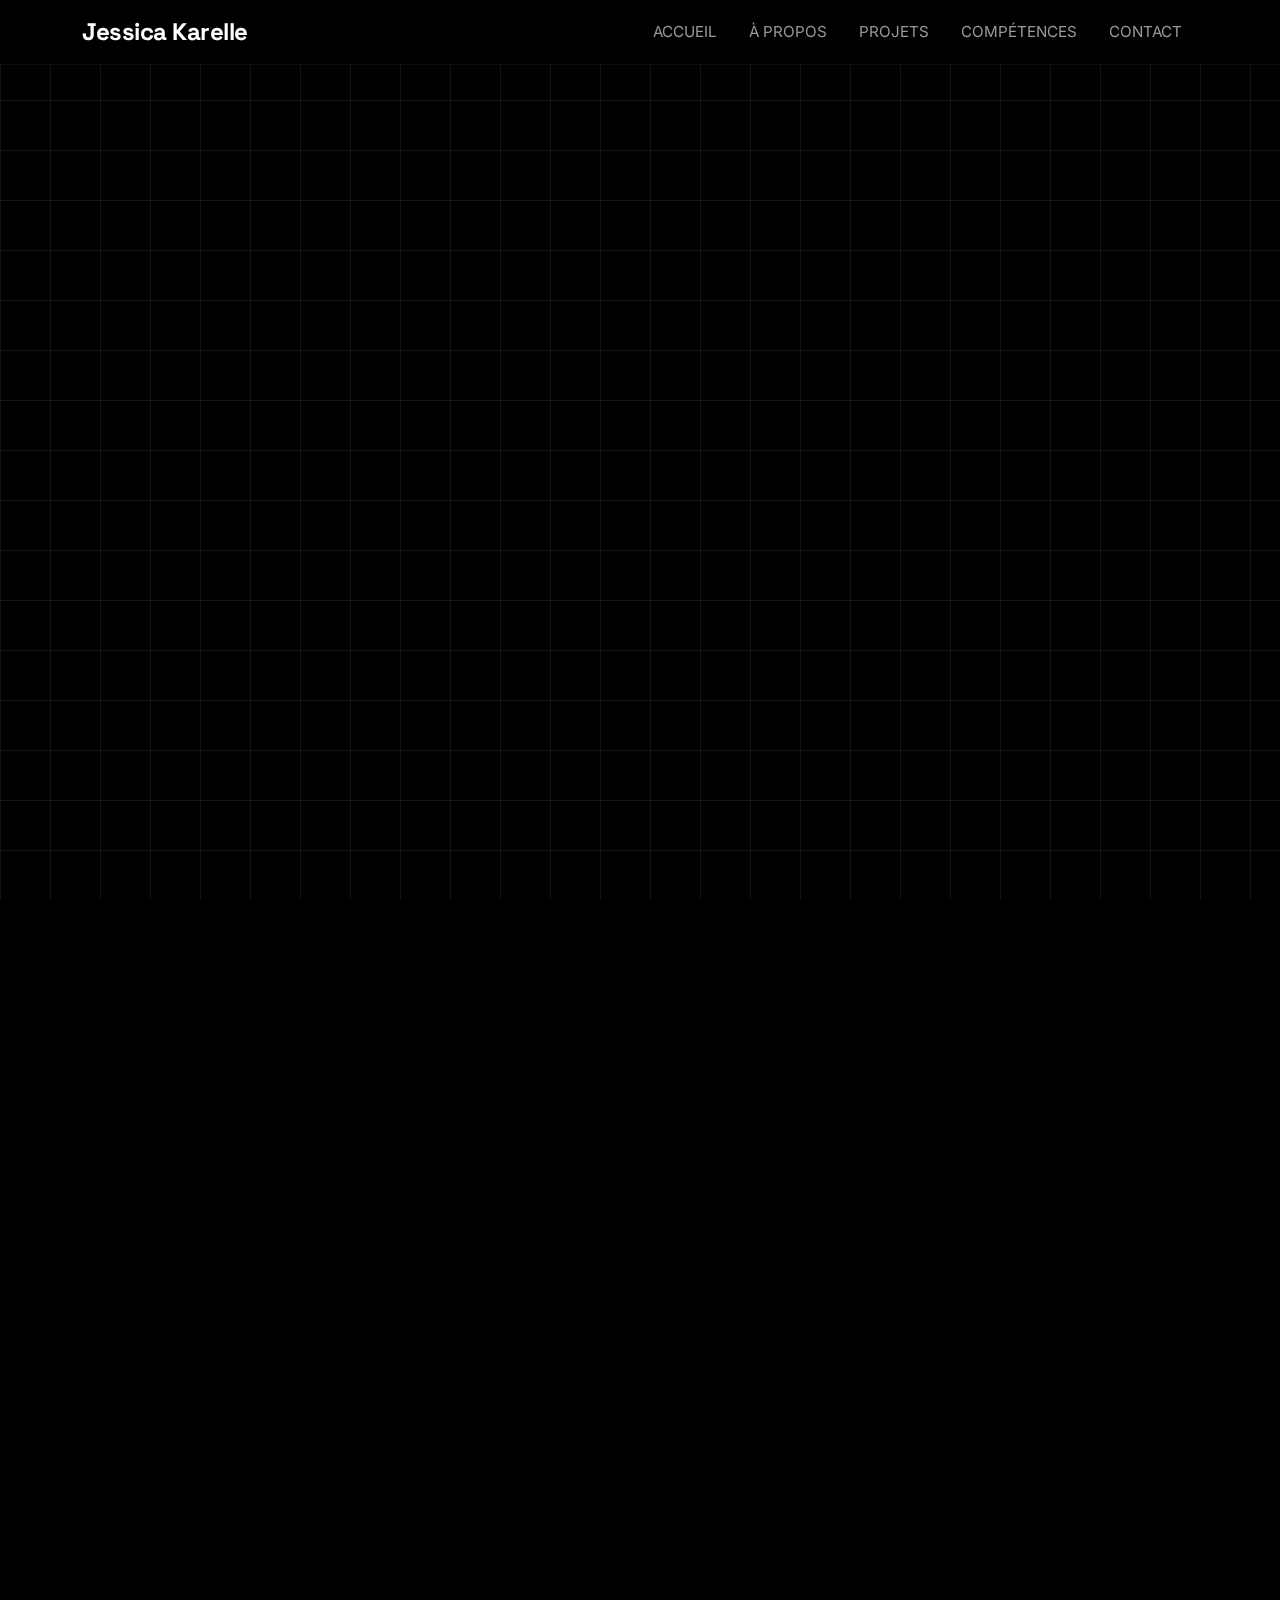
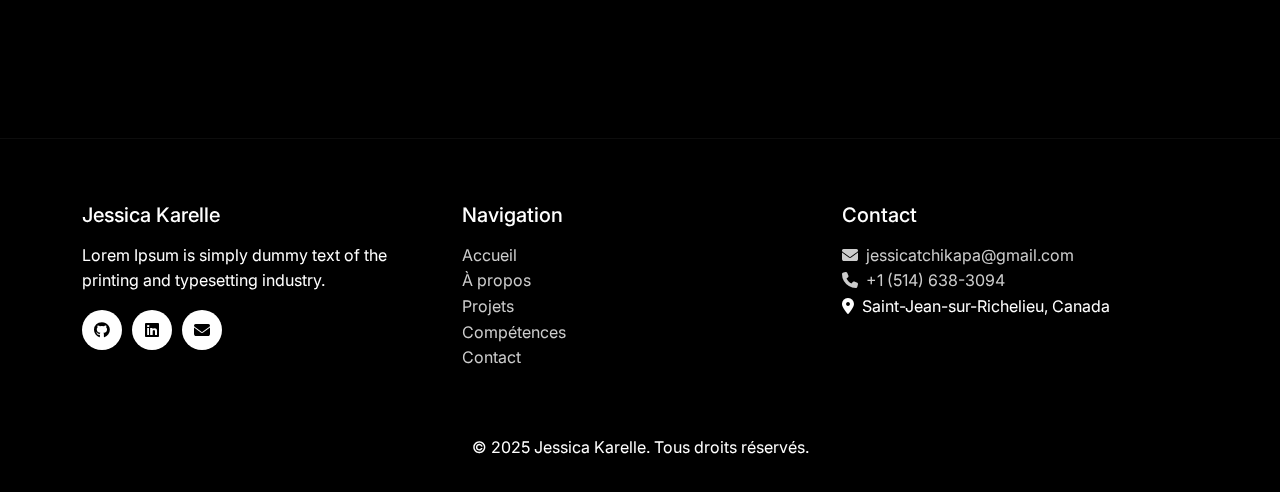
<file: index.html>
<!doctype html>
<html lang="fr">
    <head>
        <meta charset="UTF-8" />
        <meta name="viewport" content="width=device-width, initial-scale=1.0" />
        <meta
            name="description"
            content="Portfolio de Jessica Karelle, développeuse C# spécialisée en web, applications et jeux 2D." />
        <title>Jessica Karelle - Développeuse</title>
        <link href="https://cdn.jsdelivr.net/npm/bootstrap@5.3.2/dist/css/bootstrap.min.css" rel="stylesheet" />
        <link rel="stylesheet" href="https://cdnjs.cloudflare.com/ajax/libs/font-awesome/6.4.0/css/all.min.css" />
        <link rel="stylesheet" href="styles/style.css" />
        <link rel="stylesheet" href="styles/responsives.css" />
        <link rel="icon" href="assets/icons-and-logo/logo.svg" />
    </head>
    <body>
        <div class="bg-grid"></div>
        <nav class="navbar navbar-expand-md">
            <div class="container">
                <a href="#home-section" class="navbar-brand">Jessica Karelle</a>
                <button class="navbar-toggler" type="button" data-bs-toggle="collapse" data-bs-target="#navbarList">
                    <span class="navbar-toggler-icon"></span>
                </button>
                <div class="collapse navbar-collapse" id="navbarList">
                    <ul class="navbar-nav ms-auto">
                        <li class="nav-item"><a href="#home-section" class="nav-link">Accueil</a></li>
                        <li class="nav-item"><a href="#about-section" class="nav-link">À propos</a></li>
                        <li class="nav-item"><a href="#projects-section" class="nav-link">Projets</a></li>
                        <li class="nav-item"><a href="#skills-section" class="nav-link">Compétences</a></li>
                        <li class="nav-item"><a href="#contact-section" class="nav-link">Contact</a></li>
                    </ul>
                </div>
            </div>
        </nav>
        <section id="home-section" class="hero-section">
            <div class="container">
                <div class="row">
                    <div class="col-md-12">
                        <h1 class="hero-title fade-in">Étudiante en Techniques de l’Informatique</h1>
                        <p class="hero-presentation-text fade-in">
                            Étudiante en informatique spécialisée en design UX/UI. Je crée des interfaces modernes et
                            accessibles avec HTML, CSS, Bootstrap et JavaScript.
                        </p>
                        <a
                            href="assets/docs/CV_Jessica_Karelle.pdf"
                            target="_blank"
                            class="btn btn-dark rounded-0 fade-in"
                            >Télécharger mon CV</a
                        >
                    </div>
                </div>
            </div>
        </section>
        <section class="featured-section container box m-auto">
            <h2 class="section-title">Projet en vedette</h2>
            <div class="row">
                <div class="col-md-6">
                    <img
                        src="assets/imgs/background-image-unsplash-guns.jpg"
                        class="featured-img"
                        alt="Projet vedette" />
                </div>
                <div class="col-md-6">
                    <h3>Survie en terre inconnue</h3>
                    <h4 class="mb-3">Jeu Console C#</h4>
                    <p>
                        Lorem Ipsum is simply dummy text of the printing and typesetting industry. Lorem Ipsum has been
                        the industry's standard dummy text ever since the 1500s, when an unknown printer took a galley
                        of type and scrambled it to make a type specimen book.
                    </p>
                    <div class="project-links mt-3">
                        <a
                            href="https://github.com/jktchikapa/survival-in-unknown-territory-console-game-project"
                            target="_blank"
                            class="btn btn-outline-secondary rounded-0 btn-lg"
                            ><i class="fa-brands fa-github"></i> GitHub</a
                        >
                    </div>
                </div>
            </div>
        </section>
        <section id="about-section" class="about-section container box">
            <h2 class="section-title">À propos de moi</h2>
            <div class="about-content">
                <div class="about-text">
                    <p class="mb-3">
                        Lorem Ipsum is simply dummy text of the printing and typesetting industry. Lorem Ipsum has been
                        the industry's standard dummy text ever since the 1500s, when an unknown printer took a galley
                        of type and scrambled it to make a type specimen book.
                    </p>
                    <p>
                        Lorem Ipsum is simply dummy text of the printing and typesetting industry. Lorem Ipsum has been
                        the industry's standard dummy text ever since the 1500s, when an unknown printer took a galley
                        of type and scrambled it to make a type specimen book.
                    </p>
                </div>
                <div class="about-stats">
                    <div class="stat-item">
                        <div class="stat-number" data-target="10">0+</div>
                        <div class="stat-label">Projets</div>
                    </div>
                    <div class="stat-item">
                        <div class="stat-number" data-target="3">0+</div>
                        <div class="stat-label">Années</div>
                    </div>
                    <div class="stat-item">
                        <div class="stat-number" data-target="100">0%</div>
                        <div class="stat-label">Qualité</div>
                    </div>
                    <div class="stat-item">
                        <div class="stat-number">∞</div>
                        <div class="stat-label">Café</div>
                    </div>
                </div>
            </div>
        </section>
        <section id="projects-section" class="projects-section container">
            <h2 class="section-title">Mes réalisations</h2>
            <div class="projects-container">
                <article class="project-card project-1 box">
                    <h3 class="project-title">Jeu console : Survie en terre inconnue</h3>
                    <p class="project-context">Projet académique - Jeu d'aventure</p>
                    <p class="project-description">
                        Lorem Ipsum is simply dummy text of the printing and typesetting industry. Lorem Ipsum has been
                        the industry's standard dummy text ever since the 1500s, when an unknown printer took a galley
                        of type and scrambled it to make a type specimen book.
                    </p>
                    <ul class="project-tech">
                        <li>C#</li>
                        <li>Modularité</li>
                        <li>Gestion de listes</li>
                        <li>Sauvegarde JSON</li>
                    </ul>
                    <div class="project-links">
                        <button
                            class="btn btn-outline-secondary rounded-0"
                            data-bs-toggle="modal"
                            data-bs-target="#modal1">
                            Voir le projet
                        </button>
                        <a
                            href="https://github.com/jktchikapa/survival-in-unknown-territory-console-game-project"
                            target="_blank"
                            class="btn btn-outline-secondary rounded-0 ms-2"
                            ><i class="fa-brands fa-github"></i> GitHub</a
                        >
                    </div>
                </article>
                <article class="project-card project-2 box">
                    <h3 class="project-title">Site Web Coco Chanel</h3>
                    <p class="project-context">Projet scolaire - Site biographique</p>
                    <p class="project-description">
                        Lorem Ipsum is simply dummy text of the printing and typesetting industry. Lorem Ipsum has been
                        the industry's standard dummy text ever since the 1500s, when an unknown printer took a galley
                        of type and scrambled it to make a type specimen book.
                    </p>
                    <ul class="project-tech">
                        <li>HTML5</li>
                        <li>CSS3</li>
                        <li>JavaScript</li>
                        <li>Bootstrap</li>
                    </ul>
                    <div class="project-links">
                        <button
                            class="btn btn-outline-secondary rounded-0"
                            data-bs-toggle="modal"
                            data-bs-target="#modal2">
                            Voir le projet
                        </button>
                        <a
                            href="https://github.com/jktchikapa/coco-chanel-website-school-project"
                            target="_blank"
                            class="btn btn-outline-secondary rounded-0 ms-2"
                            ><i class="fa-brands fa-github"></i> GitHub</a
                        >
                    </div>
                </article>
                <article class="project-card project-3 box">
                    <h3 class="project-title">Portfolio Personnel</h3>
                    <p class="project-context">Projet personnel - Portfolio développeur</p>
                    <p class="project-description">
                        Lorem Ipsum is simply dummy text of the printing and typesetting industry. Lorem Ipsum has been
                        the industry's standard dummy text ever since the 1500s, when an unknown printer took a galley
                        of type and scrambled it to make a type specimen book.
                    </p>
                    <ul class="project-tech">
                        <li>HTML5</li>
                        <li>CSS3</li>
                        <li>JavaScript</li>
                        <li>Boostrap</li>
                    </ul>
                    <div class="project-links">
                        <button
                            class="btn btn-outline-secondary rounded-0"
                            data-bs-toggle="modal"
                            data-bs-target="#modal3">
                            Voir le projet
                        </button>
                        <a
                            href="https://github.com/jktchikapa/portfolio-website"
                            target="_blank"
                            class="btn btn-outline-secondary rounded-0 ms-2"
                            ><i class="fa-brands fa-github"></i> GitHub</a
                        >
                    </div>
                </article>
            </div>
        </section>
        <section id="skills-section" class="skills-section container box">
            <h2 class="section-title">Mes atouts</h2>
            <div class="skills-grid">
                <div class="skill-category">
                    <h3>Développement</h3>
                    <ul class="skill-list">
                        <li>C# / .NET</li>
                        <li>HTML5 / CSS3</li>
                        <li>JavaScript</li>
                        <li>Bootstrap</li>
                    </ul>
                </div>
                <div class="skill-category">
                    <h3>Outils &amp; Workflow</h3>
                    <ul class="skill-list">
                        <li>Git / GitHub</li>
                        <li>Visual Studio Code</li>
                        <li>Visual Studio</li>
                        <li>Figma</li>
                    </ul>
                </div>
                <div class="skill-category">
                    <h3>Spécialités</h3>
                    <ul class="skill-list">
                        <li>Game Development 2D</li>
                        <li>Web Design</li>
                        <li>UI/UX</li>
                        <li>Responsive Design</li>
                    </ul>
                </div>
            </div>
        </section>
        <section id="contact-section" class="contact-section container box">
            <h2 class="section-title">Restons en contact</h2>
            <p>Un stage, un poste junior ou un projet en tête ? N'hésitez pas à me contacter !</p>
            <div class="contact-methods">
                <a href="mailto:jessicatchikapa@gmail.com" class="contact-method">
                    <div class="contact-method-label">Email</div>
                    <div class="contact-method-value">jessicatchikapa@gmail.com</div>
                </a>
                <a href="tel:+15146383094" class="contact-method">
                    <div class="contact-method-label">Téléphone</div>
                    <div class="contact-method-value">+1 (514) 638-3094</div>
                </a>
                <a href="https://www.linkedin.com/in/jktchikapa/" target="_blank" class="contact-method">
                    <div class="contact-method-label">LinkedIn</div>
                    <div class="contact-method-value">linkedin.com/jktchikapa</div>
                </a>
            </div>
        </section>
        <div class="modal fade" id="modal1" tabindex="-1">
            <div class="modal-dialog modal-dialog-centered modal-lg">
                <div class="modal-content">
                    <div class="modal-header">
                        <h5 class="modal-title fw-bold">Survie en terre inconnue</h5>
                        <button type="button" class="btn-close" data-bs-dismiss="modal"></button>
                    </div>
                    <div class="modal-body">
                        <div id="carousel1" class="carousel slide mb-4" data-bs-ride="carousel">
                            <div class="carousel-indicators">
                                <button
                                    type="button"
                                    data-bs-target="#carousel1"
                                    data-bs-slide-to="0"
                                    class="active"></button>
                                <button type="button" data-bs-target="#carousel1" data-bs-slide-to="1"></button>
                                <button type="button" data-bs-target="#carousel1" data-bs-slide-to="2"></button>
                            </div>
                            <div class="carousel-inner">
                                <div class="carousel-item active">
                                    <img src="assets/imgs/project1-screenshot1.png" class="d-block w-100" alt="" />
                                </div>
                                <div class="carousel-item">
                                    <img src="assets/imgs/project1-screenshot2.png" class="d-block w-100" alt="" />
                                </div>
                                <div class="carousel-item">
                                    <img src="assets/imgs/project1-screenshot3.png" class="d-block w-100" alt="" />
                                </div>
                            </div>
                            <button
                                class="carousel-control-prev"
                                type="button"
                                data-bs-target="#carousel1"
                                data-bs-slide="prev">
                                <span class="carousel-control-prev-icon"></span>
                            </button>
                            <button
                                class="carousel-control-next"
                                type="button"
                                data-bs-target="#carousel1"
                                data-bs-slide="next">
                                <span class="carousel-control-next-icon"></span>
                            </button>
                        </div>
                        <h6 class="fw-bold mb-3">Description</h6>
                        <p>
                            Lorem Ipsum is simply dummy text of the printing and typesetting industry. Lorem Ipsum has
                            been the industry's standard dummy text ever since the 1500s, when an unknown printer took a
                            galley of type and scrambled it to make a type specimen book.
                        </p>
                        <h6 class="fw-bold mb-3">Fonctionnalités</h6>
                        <ul>
                            <li>Système de sauvegarde JSON</li>
                            <li>Gestion d'inventaire</li>
                            <li>Système de crafting</li>
                            <li>Progression temporelle</li>
                        </ul>
                    </div>
                    <div class="modal-footer">
                        <a
                            href="https://github.com/jktchikapa/survival-in-unknown-territory-console-game-project"
                            target="_blank"
                            class="btn btn-dark"
                            ><i class="fab fa-github me-2"></i>Code source</a
                        >
                    </div>
                </div>
            </div>
        </div>
        <div class="modal fade" id="modal2" tabindex="-1">
            <div class="modal-dialog modal-dialog-centered modal-lg">
                <div class="modal-content">
                    <div class="modal-header">
                        <h5 class="modal-title fw-bold">Site Web Coco Chanel</h5>
                        <button type="button" class="btn-close" data-bs-dismiss="modal"></button>
                    </div>
                    <div class="modal-body">
                        <div id="carousel2" class="carousel slide mb-4" data-bs-ride="carousel">
                            <div class="carousel-indicators">
                                <button
                                    type="button"
                                    data-bs-target="#carousel2"
                                    data-bs-slide-to="0"
                                    class="active"></button>
                                <button type="button" data-bs-target="#carousel2" data-bs-slide-to="1"></button>
                                <button type="button" data-bs-target="#carousel2" data-bs-slide-to="2"></button>
                            </div>
                            <div class="carousel-inner">
                                <div class="carousel-item active">
                                    <img src="assets/imgs/project2-screenshot1.png" class="d-block w-100" alt="" />
                                </div>
                                <div class="carousel-item">
                                    <img src="assets/imgs/project2-screenshot2.png" class="d-block w-100" alt="" />
                                </div>
                                <div class="carousel-item">
                                    <img src="assets/imgs/project2-screenshot3.png" class="d-block w-100" alt="" />
                                </div>
                            </div>
                            <button
                                class="carousel-control-prev"
                                type="button"
                                data-bs-target="#carousel2"
                                data-bs-slide="prev">
                                <span class="carousel-control-prev-icon"></span>
                            </button>
                            <button
                                class="carousel-control-next"
                                type="button"
                                data-bs-target="#carousel2"
                                data-bs-slide="next">
                                <span class="carousel-control-next-icon"></span>
                            </button>
                        </div>
                        <h6 class="fw-bold mb-3">Description</h6>
                        <p>
                            Lorem Ipsum is simply dummy text of the printing and typesetting industry. Lorem Ipsum has
                            been the industry's standard dummy text ever since the 1500s, when an unknown printer took a
                            galley of type and scrambled it to make a type specimen book.
                        </p>
                    </div>
                    <div class="modal-footer">
                        <a
                            href="https://github.com/jktchikapa/coco-chanel-website-school-project"
                            target="_blank"
                            class="btn btn-dark"
                            ><i class="fab fa-github me-2"></i>Code source</a
                        >
                    </div>
                </div>
            </div>
        </div>
        <div class="modal fade" id="modal3" tabindex="-1">
            <div class="modal-dialog modal-dialog-centered modal-lg">
                <div class="modal-content">
                    <div class="modal-header">
                        <h5 class="modal-title fw-bold">Site Web Coco Chanel</h5>
                        <button type="button" class="btn-close" data-bs-dismiss="modal"></button>
                    </div>
                    <div class="modal-body">
                        <div id="carousel3" class="carousel slide mb-4" data-bs-ride="carousel">
                            <div class="carousel-indicators">
                                <button
                                    type="button"
                                    data-bs-target="#carousel2"
                                    data-bs-slide-to="0"
                                    class="active"></button>
                                <button type="button" data-bs-target="#carousel2" data-bs-slide-to="1"></button>
                                <button type="button" data-bs-target="#carousel2" data-bs-slide-to="2"></button>
                            </div>
                            <div class="carousel-inner">
                                <div class="carousel-item active">
                                    <img src="assets/imgs/project3-screenshot1.png" class="d-block w-100" alt="" />
                                </div>
                                <div class="carousel-item">
                                    <img src="assets/imgs/project3-screenshot2.png" class="d-block w-100" alt="" />
                                </div>
                                <div class="carousel-item">
                                    <img src="assets/imgs/project3-screenshot3.png" class="d-block w-100" alt="" />
                                </div>
                            </div>
                            <button
                                class="carousel-control-prev"
                                type="button"
                                data-bs-target="#carousel3"
                                data-bs-slide="prev">
                                <span class="carousel-control-prev-icon"></span>
                            </button>
                            <button
                                class="carousel-control-next"
                                type="button"
                                data-bs-target="#carousel3"
                                data-bs-slide="next">
                                <span class="carousel-control-next-icon"></span>
                            </button>
                        </div>
                        <h6 class="fw-bold mb-3">Description</h6>
                        <p>
                            Lorem Ipsum is simply dummy text of the printing and typesetting industry. Lorem Ipsum has
                            been the industry's standard dummy text ever since the 1500s, when an unknown printer took a
                            galley of type and scrambled it to make a type specimen book.
                        </p>
                    </div>
                    <div class="modal-footer">
                        <a href="https://github.com/jktchikapa/portfolio-website" target="_blank" class="btn btn-dark"
                            ><i class="fab fa-github me-2"></i>Code source</a
                        >
                    </div>
                </div>
            </div>
        </div>
        <footer class="footer-complete">
            <div class="container">
                <div class="row">
                    <div class="col-lg-4 col-md-6 mb-4">
                        <h5 class="mb-lg-3">Jessica Karelle</h5>
                        <p>Lorem Ipsum is simply dummy text of the printing and typesetting industry.</p>
                        <div class="mt-3 d-flex justify-content-center justify-content-lg-start">
                            <a href="https://github.com/jktchikapa" class="social-icon"
                                ><i class="fab fa-github"></i
                            ></a>
                            <a href="#" class="social-icon"><i class="fab fa-linkedin"></i></a>
                            <a href="mailto:jessicatchikapa@gmail.com" class="social-icon"
                                ><i class="fas fa-envelope"></i
                            ></a>
                        </div>
                    </div>
                    <div class="col-lg-4 col-md-6 mb-4">
                        <h5 class="mb-lg-3">Navigation</h5>
                        <ul>
                            <li><a href="#home-section">Accueil</a></li>
                            <li><a href="#about-section">À propos</a></li>
                            <li><a href="#projects-section">Projets</a></li>
                            <li><a href="#skills-section">Compétences</a></li>
                            <li><a href="#contact-section">Contact</a></li>
                        </ul>
                    </div>
                    <div class="col-lg-4 col-md-6 mb-4">
                        <h5 class="mb-lg-3">Contact</h5>
                        <ul>
                            <li>
                                <a href="mailto:jessicatchikapa@gmail.com"
                                    ><i class="fas fa-envelope me-2"></i>jessicatchikapa@gmail.com</a
                                >
                            </li>
                            <li>
                                <a href="tel:+15146383094"><i class="fas fa-phone me-2"></i>+1 (514) 638-3094</a>
                            </li>
                            <li>
                                <span><i class="fas fa-map-marker-alt me-2"></i>Saint-Jean-sur-Richelieu, Canada</span>
                            </li>
                        </ul>
                    </div>
                </div>
                <div class="text-center mt-4">
                    <p class="mb-0">&copy; 2025 Jessica Karelle. Tous droits réservés.</p>
                </div>
            </div>
        </footer>
        <script src="https://cdn.jsdelivr.net/npm/bootstrap@5.3.2/dist/js/bootstrap.bundle.min.js"></script>
        <script src="js/scripts.js"></script>
    </body>
</html>
</file>
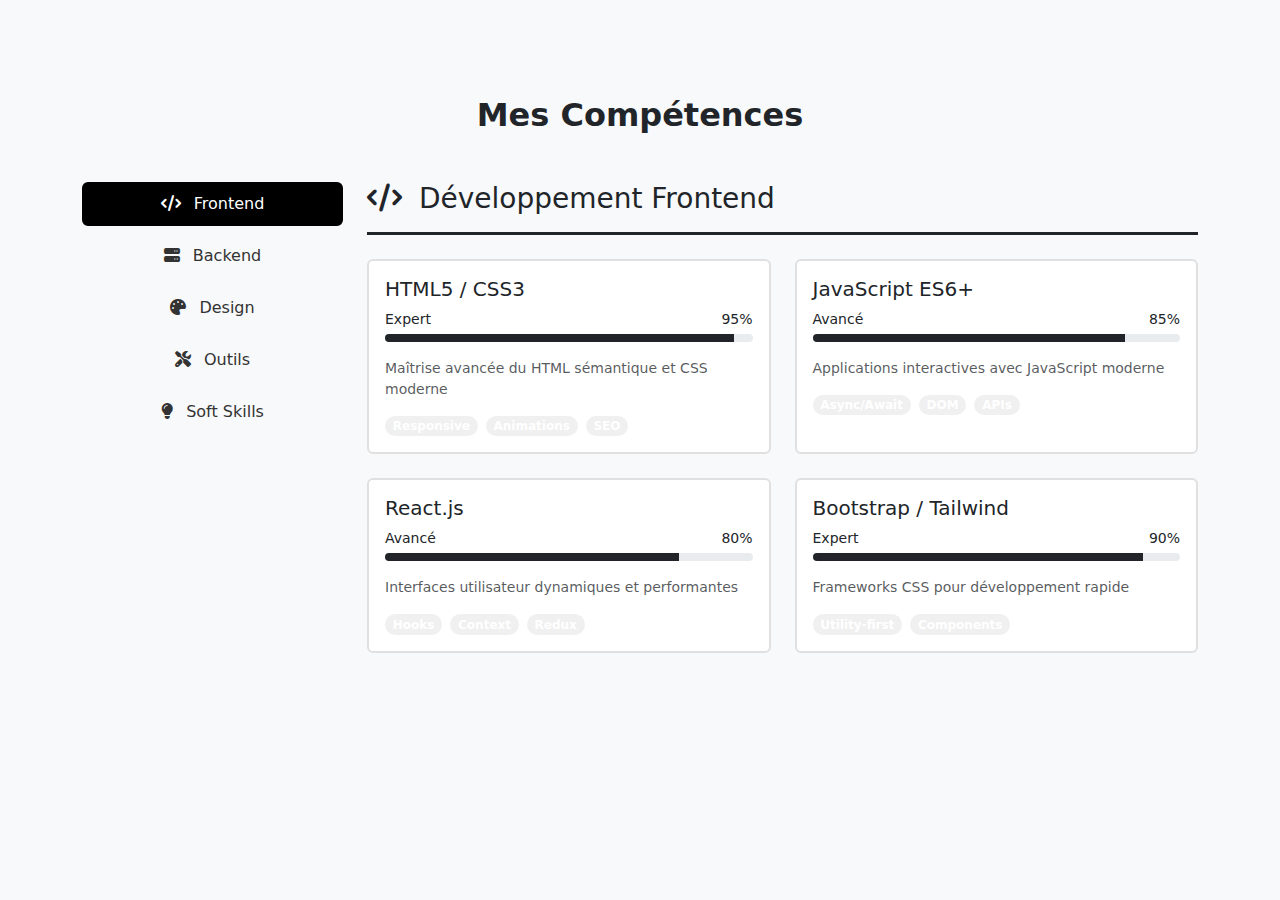
<file: test.html>
<!doctype html>
<html lang="fr">
    <head>
        <meta charset="UTF-8" />
        <meta name="viewport" content="width=device-width, initial-scale=1.0" />
        <title>Section Compétences Interactive</title>
        <link href="https://cdn.jsdelivr.net/npm/bootstrap@5.3.2/dist/css/bootstrap.min.css" rel="stylesheet" />
        <link rel="stylesheet" href="https://cdnjs.cloudflare.com/ajax/libs/font-awesome/6.4.0/css/all.min.css" />
        <style>
            .skill-card {
                transition: transform 0.3s;
                border: 2px solid #e0e0e0;
            }
            .skill-card:hover {
                transform: translateY(-5px);
                border-color: #000;
            }
            .nav-pills .nav-link {
                color: #333;
                border: 2px solid transparent;
            }
            .nav-pills .nav-link.active {
                background-color: #000;
                border-color: #000;
            }
            .skill-tag {
                background: #f0f0f0;
                transition: all 0.3s;
            }
            .skill-tag:hover {
                background: #000;
                color: white;
            }
        </style>
    </head>
    <body class="bg-light">
        <section id="skills-section" class="container my-5 py-5">
            <h2 class="text-center mb-5 fw-bold">Mes Compétences</h2>

            <div class="row">
                <!-- Navigation -->
                <div class="col-lg-3 mb-4">
                    <div class="nav flex-column nav-pills sticky-top" style="top: 100px">
                        <button class="nav-link active mb-2" data-bs-toggle="pill" data-bs-target="#frontend">
                            <i class="fas fa-code me-2"></i> Frontend
                        </button>
                        <button class="nav-link mb-2" data-bs-toggle="pill" data-bs-target="#backend">
                            <i class="fas fa-server me-2"></i> Backend
                        </button>
                        <button class="nav-link mb-2" data-bs-toggle="pill" data-bs-target="#design">
                            <i class="fas fa-palette me-2"></i> Design
                        </button>
                        <button class="nav-link mb-2" data-bs-toggle="pill" data-bs-target="#tools">
                            <i class="fas fa-tools me-2"></i> Outils
                        </button>
                        <button class="nav-link mb-2" data-bs-toggle="pill" data-bs-target="#soft">
                            <i class="fas fa-lightbulb me-2"></i> Soft Skills
                        </button>
                    </div>
                </div>

                <!-- Contenu -->
                <div class="col-lg-9">
                    <div class="tab-content">
                        <!-- Frontend -->
                        <div class="tab-pane fade show active" id="frontend">
                            <h3 class="mb-4 border-bottom border-3 border-dark pb-3">
                                <i class="fas fa-code me-2"></i> Développement Frontend
                            </h3>
                            <div class="row g-4">
                                <div class="col-md-6">
                                    <div class="card skill-card h-100">
                                        <div class="card-body">
                                            <h5 class="card-title">HTML5 / CSS3</h5>
                                            <div class="mb-3">
                                                <div class="d-flex justify-content-between mb-1">
                                                    <small>Expert</small>
                                                    <small>95%</small>
                                                </div>
                                                <div class="progress" style="height: 8px">
                                                    <div class="progress-bar bg-dark" style="width: 95%"></div>
                                                </div>
                                            </div>
                                            <p class="card-text small text-muted">
                                                Maîtrise avancée du HTML sémantique et CSS moderne
                                            </p>
                                            <div class="d-flex flex-wrap gap-2">
                                                <span class="badge skill-tag rounded-pill">Responsive</span>
                                                <span class="badge skill-tag rounded-pill">Animations</span>
                                                <span class="badge skill-tag rounded-pill">SEO</span>
                                            </div>
                                        </div>
                                    </div>
                                </div>
                                <div class="col-md-6">
                                    <div class="card skill-card h-100">
                                        <div class="card-body">
                                            <h5 class="card-title">JavaScript ES6+</h5>
                                            <div class="mb-3">
                                                <div class="d-flex justify-content-between mb-1">
                                                    <small>Avancé</small>
                                                    <small>85%</small>
                                                </div>
                                                <div class="progress" style="height: 8px">
                                                    <div class="progress-bar bg-dark" style="width: 85%"></div>
                                                </div>
                                            </div>
                                            <p class="card-text small text-muted">
                                                Applications interactives avec JavaScript moderne
                                            </p>
                                            <div class="d-flex flex-wrap gap-2">
                                                <span class="badge skill-tag rounded-pill">Async/Await</span>
                                                <span class="badge skill-tag rounded-pill">DOM</span>
                                                <span class="badge skill-tag rounded-pill">APIs</span>
                                            </div>
                                        </div>
                                    </div>
                                </div>
                                <div class="col-md-6">
                                    <div class="card skill-card h-100">
                                        <div class="card-body">
                                            <h5 class="card-title">React.js</h5>
                                            <div class="mb-3">
                                                <div class="d-flex justify-content-between mb-1">
                                                    <small>Avancé</small>
                                                    <small>80%</small>
                                                </div>
                                                <div class="progress" style="height: 8px">
                                                    <div class="progress-bar bg-dark" style="width: 80%"></div>
                                                </div>
                                            </div>
                                            <p class="card-text small text-muted">
                                                Interfaces utilisateur dynamiques et performantes
                                            </p>
                                            <div class="d-flex flex-wrap gap-2">
                                                <span class="badge skill-tag rounded-pill">Hooks</span>
                                                <span class="badge skill-tag rounded-pill">Context</span>
                                                <span class="badge skill-tag rounded-pill">Redux</span>
                                            </div>
                                        </div>
                                    </div>
                                </div>
                                <div class="col-md-6">
                                    <div class="card skill-card h-100">
                                        <div class="card-body">
                                            <h5 class="card-title">Bootstrap / Tailwind</h5>
                                            <div class="mb-3">
                                                <div class="d-flex justify-content-between mb-1">
                                                    <small>Expert</small>
                                                    <small>90%</small>
                                                </div>
                                                <div class="progress" style="height: 8px">
                                                    <div class="progress-bar bg-dark" style="width: 90%"></div>
                                                </div>
                                            </div>
                                            <p class="card-text small text-muted">
                                                Frameworks CSS pour développement rapide
                                            </p>
                                            <div class="d-flex flex-wrap gap-2">
                                                <span class="badge skill-tag rounded-pill">Utility-first</span>
                                                <span class="badge skill-tag rounded-pill">Components</span>
                                            </div>
                                        </div>
                                    </div>
                                </div>
                            </div>
                        </div>
                        <div class="tab-pane fade" id="backend">
                            <h3 class="mb-4 border-bottom border-3 border-dark pb-3">
                                <i class="fas fa-server me-2"></i> Développement Backend
                            </h3>
                            <div class="row g-4">
                                <div class="col-md-6">
                                    <div class="card skill-card h-100">
                                        <div class="card-body">
                                            <h5 class="card-title">Node.js</h5>
                                            <div class="mb-3">
                                                <div class="d-flex justify-content-between mb-1">
                                                    <small>Intermédiaire</small>
                                                    <small>70%</small>
                                                </div>
                                                <div class="progress" style="height: 8px">
                                                    <div class="progress-bar bg-dark" style="width: 70%"></div>
                                                </div>
                                            </div>
                                            <p class="card-text small text-muted">
                                                Développement d'APIs et applications serveur
                                            </p>
                                            <div class="d-flex flex-wrap gap-2">
                                                <span class="badge skill-tag rounded-pill">Express</span>
                                                <span class="badge skill-tag rounded-pill">REST API</span>
                                            </div>
                                        </div>
                                    </div>
                                </div>
                                <div class="col-md-6">
                                    <div class="card skill-card h-100">
                                        <div class="card-body">
                                            <h5 class="card-title">PHP</h5>
                                            <div class="mb-3">
                                                <div class="d-flex justify-content-between mb-1">
                                                    <small>Avancé</small>
                                                    <small>75%</small>
                                                </div>
                                                <div class="progress" style="height: 8px">
                                                    <div class="progress-bar bg-dark" style="width: 75%"></div>
                                                </div>
                                            </div>
                                            <p class="card-text small text-muted">
                                                Programmation serveur et bases de données
                                            </p>
                                            <div class="d-flex flex-wrap gap-2">
                                                <span class="badge skill-tag rounded-pill">POO</span>
                                                <span class="badge skill-tag rounded-pill">Laravel</span>
                                            </div>
                                        </div>
                                    </div>
                                </div>
                                <div class="col-md-6">
                                    <div class="card skill-card h-100">
                                        <div class="card-body">
                                            <h5 class="card-title">MySQL / MongoDB</h5>
                                            <div class="mb-3">
                                                <div class="d-flex justify-content-between mb-1">
                                                    <small>Avancé</small>
                                                    <small>80%</small>
                                                </div>
                                                <div class="progress" style="height: 8px">
                                                    <div class="progress-bar bg-dark" style="width: 80%"></div>
                                                </div>
                                            </div>
                                            <p class="card-text small text-muted">
                                                Conception et gestion de bases de données
                                            </p>
                                            <div class="d-flex flex-wrap gap-2">
                                                <span class="badge skill-tag rounded-pill">SQL</span>
                                                <span class="badge skill-tag rounded-pill">NoSQL</span>
                                            </div>
                                        </div>
                                    </div>
                                </div>
                            </div>
                        </div>
                        <div class="tab-pane fade" id="design">
                            <h3 class="mb-4 border-bottom border-3 border-dark pb-3">
                                <i class="fas fa-palette me-2"></i> Design & UI/UX
                            </h3>
                            <div class="row g-4">
                                <div class="col-md-6">
                                    <div class="card skill-card h-100">
                                        <div class="card-body">
                                            <h5 class="card-title">Figma</h5>
                                            <div class="mb-3">
                                                <div class="d-flex justify-content-between mb-1">
                                                    <small>Avancé</small>
                                                    <small>85%</small>
                                                </div>
                                                <div class="progress" style="height: 8px">
                                                    <div class="progress-bar bg-dark" style="width: 85%"></div>
                                                </div>
                                            </div>
                                            <p class="card-text small text-muted">Prototypage et design d'interfaces</p>
                                            <div class="d-flex flex-wrap gap-2">
                                                <span class="badge skill-tag rounded-pill">Prototyping</span>
                                                <span class="badge skill-tag rounded-pill">Components</span>
                                            </div>
                                        </div>
                                    </div>
                                </div>
                                <div class="col-md-6">
                                    <div class="card skill-card h-100">
                                        <div class="card-body">
                                            <h5 class="card-title">Adobe XD</h5>
                                            <div class="mb-3">
                                                <div class="d-flex justify-content-between mb-1">
                                                    <small>Intermédiaire</small>
                                                    <small>70%</small>
                                                </div>
                                                <div class="progress" style="height: 8px">
                                                    <div class="progress-bar bg-dark" style="width: 70%"></div>
                                                </div>
                                            </div>
                                            <p class="card-text small text-muted">Design et prototypes interactifs</p>
                                            <div class="d-flex flex-wrap gap-2">
                                                <span class="badge skill-tag rounded-pill">UI Design</span>
                                                <span class="badge skill-tag rounded-pill">Wireframing</span>
                                            </div>
                                        </div>
                                    </div>
                                </div>
                            </div>
                        </div>
                        <div class="tab-pane fade" id="tools">
                            <h3 class="mb-4 border-bottom border-3 border-dark pb-3">
                                <i class="fas fa-tools me-2"></i> Outils & Technologies
                            </h3>
                            <div class="row g-4">
                                <div class="col-md-6">
                                    <div class="card skill-card h-100">
                                        <div class="card-body">
                                            <h5 class="card-title">Git / GitHub</h5>
                                            <div class="mb-3">
                                                <div class="d-flex justify-content-between mb-1">
                                                    <small>Avancé</small>
                                                    <small>85%</small>
                                                </div>
                                                <div class="progress" style="height: 8px">
                                                    <div class="progress-bar bg-dark" style="width: 85%"></div>
                                                </div>
                                            </div>
                                            <p class="card-text small text-muted">
                                                Contrôle de version et collaboration
                                            </p>
                                            <div class="d-flex flex-wrap gap-2">
                                                <span class="badge skill-tag rounded-pill">Version Control</span>
                                                <span class="badge skill-tag rounded-pill">Collaboration</span>
                                            </div>
                                        </div>
                                    </div>
                                </div>
                                <div class="col-md-6">
                                    <div class="card skill-card h-100">
                                        <div class="card-body">
                                            <h5 class="card-title">VS Code</h5>
                                            <div class="mb-3">
                                                <div class="d-flex justify-content-between mb-1">
                                                    <small>Expert</small>
                                                    <small>95%</small>
                                                </div>
                                                <div class="progress" style="height: 8px">
                                                    <div class="progress-bar bg-dark" style="width: 95%"></div>
                                                </div>
                                            </div>
                                            <p class="card-text small text-muted">Environnement de développement</p>
                                            <div class="d-flex flex-wrap gap-2">
                                                <span class="badge skill-tag rounded-pill">Extensions</span>
                                                <span class="badge skill-tag rounded-pill">Debugging</span>
                                            </div>
                                        </div>
                                    </div>
                                </div>
                            </div>
                        </div>
                        <div class="tab-pane fade" id="soft">
                            <h3 class="mb-4 border-bottom border-3 border-dark pb-3">
                                <i class="fas fa-lightbulb me-2"></i> Compétences Transversales
                            </h3>
                            <div class="row g-4">
                                <div class="col-md-6">
                                    <div class="card skill-card h-100">
                                        <div class="card-body">
                                            <h5 class="card-title">Travail d'équipe</h5>
                                            <p class="card-text">
                                                Collaboration efficace et communication dans des projets en équipe.
                                            </p>
                                        </div>
                                    </div>
                                </div>
                                <div class="col-md-6">
                                    <div class="card skill-card h-100">
                                        <div class="card-body">
                                            <h5 class="card-title">Résolution de problèmes</h5>
                                            <p class="card-text">
                                                Approche analytique pour trouver des solutions créatives.
                                            </p>
                                        </div>
                                    </div>
                                </div>
                                <div class="col-md-6">
                                    <div class="card skill-card h-100">
                                        <div class="card-body">
                                            <h5 class="card-title">Gestion du temps</h5>
                                            <p class="card-text">Priorisation des tâches et respect des délais.</p>
                                        </div>
                                    </div>
                                </div>
                                <div class="col-md-6">
                                    <div class="card skill-card h-100">
                                        <div class="card-body">
                                            <h5 class="card-title">Apprentissage continu</h5>
                                            <p class="card-text">Passion pour apprendre de nouvelles technologies.</p>
                                        </div>
                                    </div>
                                </div>
                            </div>
                        </div>
                    </div>
                </div>
            </div>
        </section>
        <script src="https://cdn.jsdelivr.net/npm/bootstrap@5.3.2/dist/js/bootstrap.bundle.min.js"></script>
    </body>
</html>
</file>
<file: styles/style.css>
@import url("https://fonts.googleapis.com/css2?family=Inter:wght@300;400;500;600;700&family=Space+Grotesk:wght@400;500;600;700&display=swap");
* {
    margin: 0;
    padding: 0;
    box-sizing: border-box;
}
:root {
    --black: #000000;
    --white: #ffffff;
    --gray-dark: #1a1a1a;
    --gray-medium: #333333;
    --gray-light: #666666;
    --gray-lighter: #999999;
}
html {
    scroll-behavior: smooth;
}
ul:not(.modal ul) {
    list-style: none;
    padding: 0;
}

footer a {
    display: inline-block;
    color: #ccc;
    text-decoration: none;
    transition: all 0.3s ease;
}
footer a:hover {
    color: white;
    transform: translateX(6px);
}
body {
    font-family: "Inter", sans-serif;
    background: var(--black);
    color: var(--white);
    overflow-x: hidden;
    line-height: 1.6;
}
section {
    padding: 1.9rem !important;
}
.bg-grid {
    position: fixed;
    top: 0;
    left: 0;
    width: 100%;
    height: 100%;
    background-image: linear-gradient(rgba(255, 255, 255, 0.08) 1px, transparent 1px),
        linear-gradient(90deg, rgba(255, 255, 255, 0.08) 1px, transparent 1px);
    background-size: 50px 50px;
    z-index: -1;
}
nav {
    position: sticky !important;
    top: 0;
    width: 100%;
    padding: 1.5rem 2rem;
    background: rgba(0, 0, 0, 0.8);
    backdrop-filter: blur(20px);
    z-index: 1000;
    border-bottom: 1px solid rgba(255, 255, 255, 0.05);
}
.navbar-brand {
    font-family: "Space Grotesk", sans-serif;
    font-size: 1.5rem;
    font-weight: 700;
    letter-spacing: -0.02em;
    color: var(--white) !important;
}
.nav-link {
    color: var(--gray-lighter) !important;
    font-size: 0.95rem;
    font-weight: 400;
    position: relative;
    transition: color 0.3s;
    padding: 0.5rem 1rem !important;
    text-transform: uppercase;
}
.nav-link::before {
    content: "";
    position: absolute;
    bottom: 0;
    left: 1rem;
    width: 0;
    height: 1px;
    background: var(--white);
    transition: width 0.3s;
}
.nav-link:hover {
    color: var(--white) !important;
}
.nav-link:hover::before {
    width: calc(100% - 2rem);
}
.hero-section {
    min-height: 100vh;
    display: flex;
    align-items: center;
    padding-top: 9rem;
    position: relative;
    overflow: hidden;
}
.hero-title {
    font-family: "Space Grotesk", sans-serif;
    font-size: clamp(2.5rem, 8vw, 5rem);
    font-weight: 700;
    line-height: 1.1;
    letter-spacing: -0.03em;
    margin-bottom: 2rem;
}
.hero-presentation-text {
    font-size: clamp(1rem, 2vw, 1.25rem);
    color: var(--gray-lighter);
    max-width: 600px;
    margin-bottom: 3rem;
    line-height: 1.8;
}
.btn-dark {
    background: var(--white);
    color: var(--black);
    border: 2px solid var(--white);
    padding: 1rem 2.5rem;
    font-weight: 600;
    transition: all 0.3s;
}
.btn-dark:hover {
    background: transparent;
    color: var(--white);
    border-color: var(--white);
    transform: translateY(-3px);
}
section:not(.hero-section, .projects-section) {
    padding: 8rem 0;
}
.section-title {
    font-family: "Space Grotesk", sans-serif;
    font-size: clamp(2rem, 5vw, 3.5rem);
    font-weight: 700;
    margin-bottom: 4rem;
    margin-top: 4rem;
    letter-spacing: -0.02em;
}
.featured-section {
    background: rgba(255, 255, 255, 0.02);
    border: 1px solid rgba(255, 255, 255, 0.05);
    padding: 4rem 2rem;
    margin: 4rem 0;
}
.featured-img {
    width: 100%;
    height: 400px;
    object-fit: cover;
    border: 1px solid rgba(255, 255, 255, 0.1);
}
.about-section {
    background: rgba(255, 255, 255, 0.02);
    border: 1px solid rgba(255, 255, 255, 0.05);
    padding: 4rem 2rem;
}
.about-content {
    display: grid;
    grid-template-columns: 1fr 1fr;
    gap: 4rem;
    align-items: center;
    margin-top: 3rem;
}
.about-text {
    font-size: 1.1rem;
    color: var(--gray-lighter);
    line-height: 1.8;
}
.about-stats {
    display: grid;
    grid-template-columns: repeat(2, 1fr);
    gap: 2rem;
}
.stat-item {
    border: 1px solid rgba(255, 255, 255, 0.1);
    padding: 2rem;
    transition: all 0.3s;
    text-align: center;
}
.stat-item:hover {
    border-color: rgba(255, 255, 255, 0.3);
    transform: translateY(-5px);
}
.stat-number {
    font-family: "Space Grotesk", sans-serif;
    font-size: 3rem;
    font-weight: 700;
    margin-bottom: 0.5rem;
}
.stat-label {
    color: var(--gray-lighter);
    font-size: 0.9rem;
    text-transform: uppercase;
    letter-spacing: 0.1em;
}
.projects-section {
    padding: 4rem 0;
}
.projects-container {
    position: relative;
    padding: 2rem 0;
}
.project-card {
    position: sticky;
    background: rgba(255, 255, 255, 0.02);
    border: 1px solid rgba(255, 255, 255, 0.05);
    padding: 3rem;
    margin-bottom: 2rem;
    transition: all 0.5s;
    min-height: 400px;
    display: flex;
    background-color: black;
    flex-direction: column;
    justify-content: center;
}
.project-1 {
    top: 80px;
}
.project-2 {
    top: 100px;
}
.project-3 {
    top: 120px;
}
.project-4 {
    top: 140px;
}
.project-card:hover {
    border-color: rgba(255, 255, 255, 0.2);
    transform: translateX(10px);
}
.project-title {
    font-family: "Space Grotesk", sans-serif;
    font-size: 1.75rem;
    font-weight: 600;
    margin-bottom: 1rem;
}
.project-context {
    color: var(--gray-light);
    font-size: 0.9rem;
    text-transform: uppercase;
    letter-spacing: 0.1em;
    margin-bottom: 1rem;
}
.project-description {
    color: var(--gray-lighter);
    margin-bottom: 1.5rem;
    line-height: 1.7;
}
.project-tech {
    display: flex;
    gap: 1rem;
    flex-wrap: wrap;
    list-style: none;
    padding: 0;
    margin-bottom: 2rem;
}
.project-tech li {
    padding: 0.5rem 1rem;
    border: 1px solid rgba(255, 255, 255, 0.2);
    font-size: 0.85rem;
    color: var(--gray-lighter);
    text-transform: uppercase;
    letter-spacing: 0.05em;
}
.btn-outline-secondary {
    color: var(--white);
    border-color: rgba(255, 255, 255, 0.2);
    transition: all 0.3s;
}
.btn-outline-secondary:hover {
    background: var(--white);
    color: var(--black);
    border-color: var(--white);
}
.skills-section {
    background: rgba(255, 255, 255, 0.02);
    border: 1px solid rgba(255, 255, 255, 0.05);
    padding: 4rem 2rem;
}
.skills-grid {
    display: grid;
    grid-template-columns: repeat(auto-fit, minmax(250px, 1fr));
    gap: 2rem;
    margin-top: 3rem;
}
.skill-category {
    border: 1px solid rgba(255, 255, 255, 0.05);
    padding: 2.5rem;
    transition: all 0.3s;
}
.skill-category:hover {
    border-color: rgba(255, 255, 255, 0.2);
}
.skill-category h3 {
    font-family: "Space Grotesk", sans-serif;
    font-size: 1.25rem;
    margin-bottom: 1.5rem;
    font-weight: 600;
}
.skill-list {
    list-style: none;
    padding: 0;
}
.skill-list li {
    color: var(--gray-lighter);
    padding: 0.75rem 0;
    border-bottom: 1px solid rgba(255, 255, 255, 0.05);
}
.skill-list li:last-child {
    border-bottom: none;
}
.contact-section {
    background: rgba(255, 255, 255, 0.02);
    border: 1px solid rgba(255, 255, 255, 0.05);
    padding: 4rem 2rem;
    text-align: center;
}
.contact-methods {
    display: flex;
    gap: 2rem;
    justify-content: center;
    flex-wrap: wrap;
    margin-top: 3rem;
}
.contact-method {
    border: 1px solid rgba(255, 255, 255, 0.2);
    padding: 2rem 3rem;
    text-decoration: none;
    color: var(--white);
    transition: all 0.3s;
    min-width: 250px;
}
.contact-method:hover {
    background: var(--white);
    color: var(--black);
    transform: translateY(-5px);
}
.contact-method-label {
    font-size: 0.85rem;
    color: var(--gray-lighter);
    text-transform: uppercase;
    letter-spacing: 0.1em;
    margin-bottom: 0.5rem;
}
.contact-method:hover .contact-method-label {
    color: var(--gray-medium);
}
.contact-method-value {
    font-family: "Space Grotesk", sans-serif;
    font-size: 1.1rem;
    font-weight: 600;
}
.footer-complete {
    background: var(--black);
    border-top: 1px solid rgba(255, 255, 255, 0.05);
    padding: 4rem 0 2rem;
}
.social-icon {
    display: inline-flex;
    align-items: center;
    justify-content: center;
    width: 40px;
    height: 40px;
    background: var(--white);
    color: var(--black);
    border-radius: 50%;
    margin-right: 10px;
    transition: all 0.3s;
    text-decoration: none;
}
.social-icon:hover {
    background: var(--gray-lighter);
    transform: translateY(-3px);
}
.fade-in {
    opacity: 0;
    transform: translateY(30px);
    animation: fadeIn 0.8s forwards;
}
@keyframes fadeIn {
    to {
        opacity: 1;
        transform: translateY(0);
    }
}
.box {
    opacity: 0;
    transform: translateY(30px);
    transition:
        opacity 0.6s ease,
        transform 0.6s ease;
}
.box.visible {
    opacity: 1;
    transform: translateY(0);
}
.modal-content {
    background: var(--gray-dark);
    color: var(--white);
    border: 1px solid rgba(255, 255, 255, 0.1);
}
.modal-header {
    border-bottom: 1px solid rgba(255, 255, 255, 0.1);
}
.modal-footer {
    border-top: 1px solid rgba(255, 255, 255, 0.1);
}
.btn-close {
    filter: invert(1);
}
</file>
<file: styles/responsives.css>
/* Tablette */
@media (max-width: 768px) {
    .hero-section {
        min-height: 80vh;
    }
    .project-card {
        position: relative;
        top: 0;
    }
    .about-content {
        grid-template-columns: 1fr;
    }

    .about-stats {
        grid-template-columns: 1fr;
    }

    .skills-grid {
        grid-template-columns: 1fr;
    }

    .project-card {
        position: relative !important;
        top: 0 !important;
    }
    .section-title{
        text-align: center;
        margin: 2rem;
    }
    section {
        padding: 1rem !important;
    }
    .invisible-content{
        display: none;
    }
    .featured-title{
        margin: 1rem 0;
    }
}
/* Ordinateurs */
@media (max-width: 1024px) {
    .navbar {
        width: 100% !important;
    }
    .navbar-hamburger {
        display: block;
    }
    .navbar-list {
        display: none;
        flex-direction: column;
        position: absolute;
        top: 80px;
        left: 5%;
        right: 5%;
        padding: 1.5rem;
        border-radius: 1rem;
        box-shadow: 0 4px 12px rgba(0, 0, 0, 0.12);
    }
    .navbar-list--active {
        display: flex;
    }
}
</file>
